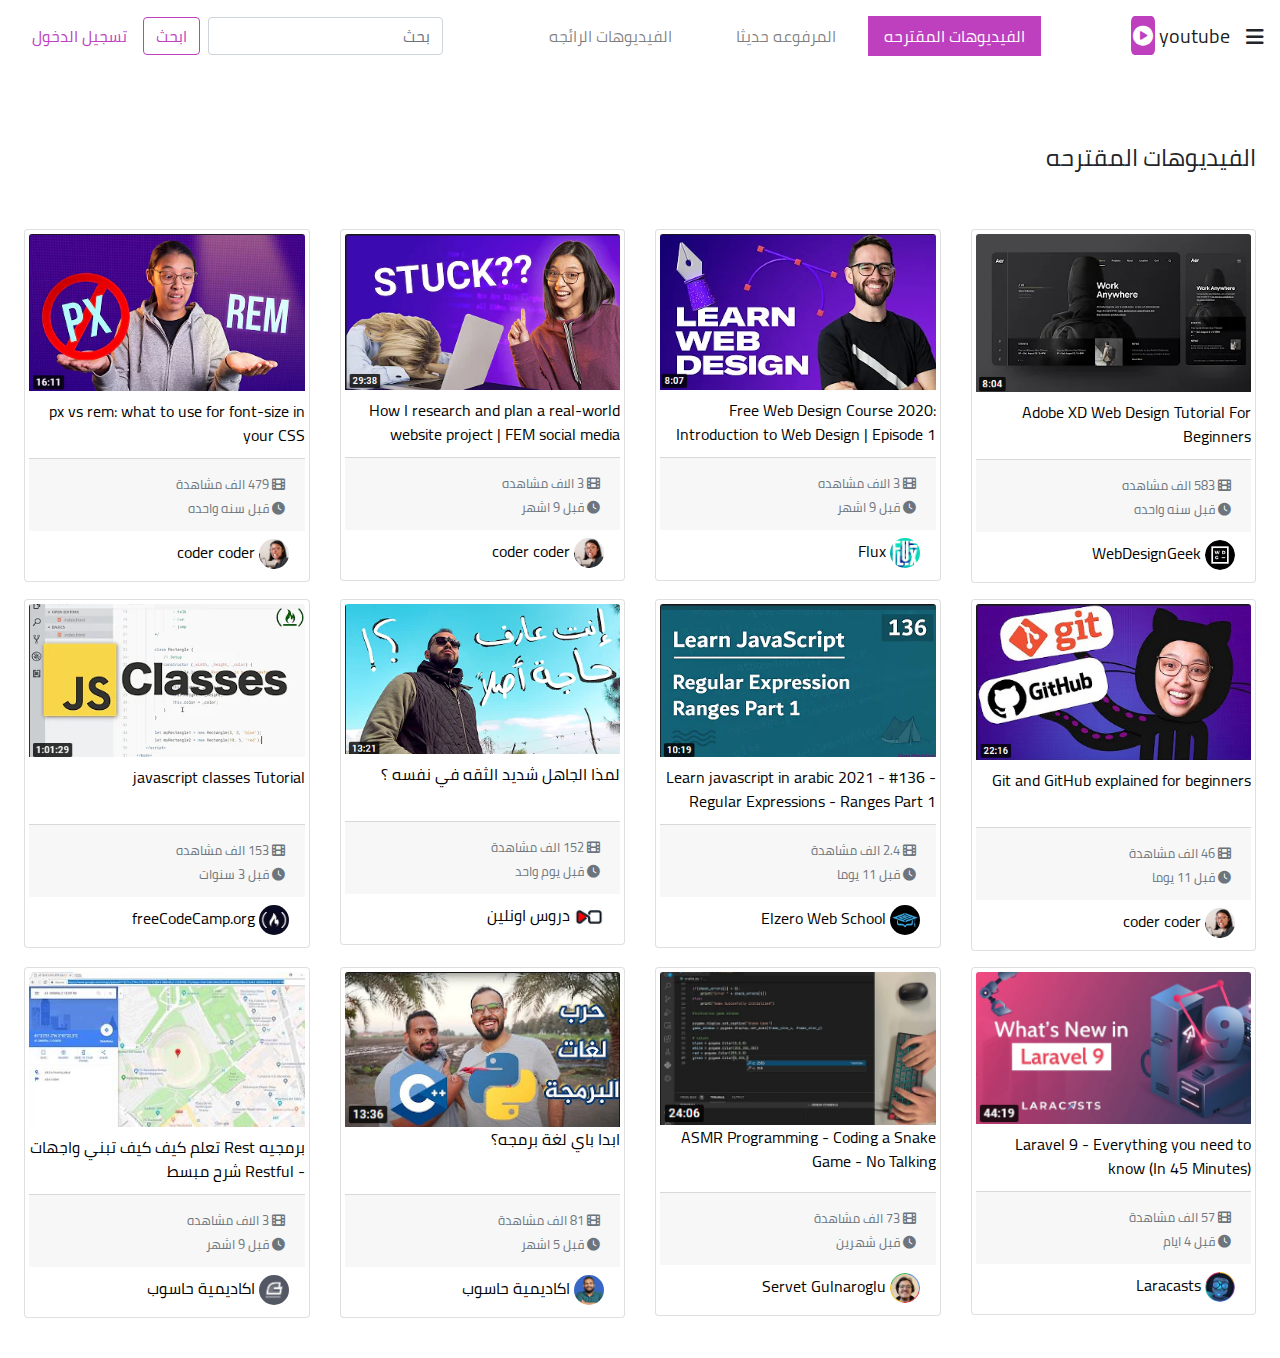
<file: index.html>
<!DOCTYPE html>
<html lang="en">

<head>
	<meta charset="UTF-8" />
	<meta http-equiv="X-UA-Compatible" content="IE=edge" />
	<meta name="viewport" content="width=device-width, initial-scale=1.0" />
	<meta name="description" content="this page is youtube clone and i creat it">
	<title>youtube</title>
	<link rel="stylesheet" href="app/css/bootstrap-rtl.css">
	<link rel="icon" href="img/avatar.png">
	<link rel="stylesheet" href="https://cdnjs.cloudflare.com/ajax/libs/font-awesome/6.0.0/css/all.min.css"
		integrity="sha512-9usAa10IRO0HhonpyAIVpjrylPvoDwiPUiKdWk5t3PyolY1cOd4DSE0Ga+ri4AuTroPR5aQvXU9xC6qOPnzFeg=="
		crossorigin="anonymous" referrerpolicy="no-referrer" />
	<link rel="stylesheet" href="app/css/index.css">
</head>

<body class="mt-5 rtl">
	<div class="layer"></div>
	<div id="top-menu">
		<div class="container-fluid">
			<nav class="navbar navbar-expand-lg navbar-light bg-light fixed-top py-3">
				<i class="fa fa-bars fa-lg toggler"></i>
				<a class="navbar-brand" href="index.html">
					youtube
					<span class="video-icon"><i class="fa fa-play-circle"></i></span>
				</a>
				<div class="collapse navbar-collapse" id="navbarSupportedContent">
					<ul class="navbar-nav mx-lg-auto">
						<li class="nav-item active">
							<a class="nav-link px-3 ml-3" href="index.html">الفيديوهات المقترحه</a>
						</li>
						<li class="nav-item">
							<a class="nav-link px-3 ml-3 ml-lg-3" href="#">المرفوعه حديثا</a>
						</li>
						<li class="nav-item">
							<a class="nav-link px-3 ml-3" href="#">الفيديوهات الرائجه</a>
						</li>
					</ul>
					<div class="form-inline my-2 my-lg-0">
						<input class="form-control mr-sm-2" id="searchInput" type="search" placeholder="بحث" />
						<button onclick="location.href = 'search.html';" class="btn my-2 my-sm-0 search-btn" type="submit">
							ابحث
						</button>
					</div>
				</div>
				<i class="fas fa-search mr-4 search-icon"></i> <br class="d-sm-block d-none">
				<a class="nav-link login" href="#" data-toggle="modal" data-target="#loginModel">تسجيل الدخول</a>
			</nav>
			<input type="search" name="" id="theMainSearch" class="form-control search-input" placeholder="ابحث عن ...">
			<!-- Modal -->
			<div class="modal fade" id="loginModel">
				<div class="modal-dialog modal-dialog-centered">
					<div class="modal-content">
						<div class="modal-header">
							<h5 class="modal-title" id="exampleModalLabel">تسجيل الدخول</h5>
							<button type="button" class="close" data-dismiss="modal">
								<span>&times;</span>
							</button>
						</div>
						<div class="modal-body">
							<form>
								<div class="form-group">
									<label for="email" class="col-form-label">البريد الالكترني:</label>
									<input type="email" class="form-control" id="email" required maxlength="35">
								</div>
								<div class="form-group">
									<label for="password" class="col-form-label">كلمة المرور:</label>
									<input type="password" class="form-control" id="password" required>
								</div>
							</form>
						</div>
						<div class="modal-footer">
							<a href="#">نسيت كلمة المرور</a>
							<a href="#" class="mx-auto">انشاء حساب</a>
							<button type="button" class="btn btn-primary">دخول</button>
						</div>
					</div>
				</div>
			</div>

			<div class="row pt-4">
				<div id="wrap">
					<div class="side-bar">
						<ul class="list-group list-group-flush pl-0">
							<a href="#" class="list-group-item list-group-item-action">
								<i class="fas fa-home mr-2 purple"></i> الصفحه الرئيسيه
							</a>
							<a href="#" class="list-group-item list-group-item-action">
								<i class="fas fa-fire mr-2 purple"></i> المرفوعه حديثا
							</a>
							<a href="#" class="list-group-item list-group-item-action">
								<i class="fas fa-algolia mr-2 purple"></i> الفيديوهات المقترحه
							</a>
							<a href="#" class="list-group-item list-group-item-action">
								<i class="fas fa-fire-alt mr-2 purple"></i> الفيديوهات الرائجه
							</a>
							<a href="#" class="list-group-item list-group-item-action">
								<i class="fas fa-history mr-2 purple"></i> سجل المشاهده
							</a>
							<a href="#" class="list-group-item list-group-item-action">
								<i class="fas fa-share-square mr-2 purple"></i> الاشتراكات
							</a>
							<a href="#" class="list-group-item list-group-item-action">
								<i class="fas fa-film mr-2 purple"></i> الافلام و العروض
							</a>
							<a href="#" class="list-group-item list-group-item-action">
								<i class="fas fa-gamepad mr-2 purple"></i> العاب الفيديو
							</a>
							<a href="#" class="list-group-item list-group-item-action">
								<i class="fas fa-tshirt mr-2 purple"></i> الموضه و الجمال
							</a>
							<a href="#" class="list-group-item list-group-item-action">
								<i class="fas fa-graduation-cap mr-2 purple"></i> محتوي تعلمي
							</a>
							<a href="#" class="list-group-item list-group-item-action">
								<i class="fas fa-cog mr-2 purple"></i> الاعدادات
							</a>
							<a href="#" class="list-group-item list-group-item-action">
								<i class="fas fa-question-circle mr-2 purple"></i> المساعده
							</a>
							<a href="mailto:mastrocoding@gmail.com" class="list-group-item list-group-item-action">
								هذه الصفحه صنعت <br> بواسطت محمد منتصر &copy;
							</a>
							</a>
						</ul>
					</div>
				</div>
			</div>

			<div class="content m-4">
				<h4 class="py-5">الفيديوهات المقترحه</h4>
				<div class="row">
					<div class="col-sm-6 col-md-4 col-lg-3">
						<div class="card mb-3 p-1">
							<div class="card-icons">
								<a href="https://www.youtube.com/watch?v=Ey0cGB2ixOQ&t=4s">
									<img src="img/custom/the first design.png" class="card-img-top" alt="...">
									<i class="fas fa-play fa-2x"></i>
								</a>
							</div>
							<a href="https://www.youtube.com/watch?v=Ey0cGB2ixOQ&t=4s">
								<div class="card-body p-0">
									<p class="card-title py-2">Adobe XD Web Design Tutorial For Beginners</p>
								</div>
							</a>
							<div class="card-footer">
								<small class="text-muted">
									<i class="fa-solid fa-film"></i> <span>583 الف مشاهده</span><br>
									<i class="fa-solid fa-clock"></i> <span>قبل سنه واحده</span>
								</small>
							</div>
							<a href="channel.html" class="channel-img">
								<img src="img/unnamed.jpg" alt="channel image" class="rounded-circle my-2 ml-3" width="30">
								<span class="card-text">WebDesignGeek</span>
							</a>
						</div>
					</div>
					<div class="col-sm-6 col-md-4 col-lg-3">
						<div class="card mb-3 p-1">
							<div class="card-icons">
								<a href="https://www.youtube.com/watch?v=Ey0cGB2ixOQ&t=4s">
									<img src="img/custom/the second image.png" class="card-img-top" alt="...">
									<i class="fas fa-play fa-2x"></i>
								</a>
							</div>
							<a href="https://www.youtube.com/watch?v=C72WkcUZvco">
								<div class="card-body p-0">
									<p class="card-title py-2">Free Web Design Course 2020: Introduction to Web Design | Episode 1</p>
								</div>
							</a>
							<div class="card-footer">
								<small class="text-muted">
									<i class="fa-solid fa-film"></i> <span>3 الاف مشاهده</span><br>
									<i class="fa-solid fa-clock"></i> <span>قبل 9 اشهر</span>
								</small>
							</div>
							<a href="channel.html" class="channel-img">
								<img src="unnamed.jpg" alt="channel image" class="rounded-circle my-2 ml-3" width="30">
								<span class="card-text">Flux</span>
							</a>
						</div>
					</div>

					<div class="col-sm-6 col-md-4 col-lg-3">
						<div class="card mb-3 p-1">
							<div class="card-icons">
								<a href="https://www.youtube.com/watch?v=Ey0cGB2ixOQ&t=4s">
									<img src="img/custom/stuck.png" class="card-img-top" alt="...">
									<i class="fas fa-play fa-2x"></i>
								</a>
							</div>
							<a href="https://www.youtube.com/watch?v=iL4irerdGdU&t=272s">
								<div class="card-body p-0">
									<p class="card-title py-2">How I research and plan a real-world website project | FEM social media
										dashboard, Part 1</p>
								</div>
							</a>
							<div class="card-footer">
								<small class="text-muted">
									<i class="fa-solid fa-film"></i> <span>3 الاف مشاهده</span><br>
									<i class="fa-solid fa-clock"></i> <span>قبل 9 اشهر</span>
								</small>
							</div>
							<a href="channel.html" class="channel-img">
								<img src="img/coder channel image.jpg" alt="channel image" class="rounded-circle my-2 ml-3" width="30">
								<span class="card-text">coder coder</span>
							</a>
						</div>
					</div>


					<div class="col-sm-6 col-md-4 col-lg-3">
						<div class="card mb-3 p-1">
							<div class="card-icons">
								<a href="https://www.youtube.com/watch?v=Ey0cGB2ixOQ&t=4s">
									<img src="img/custom/the second coder image .png" class="card-img-top" alt="...">
									<i class="fas fa-play fa-2x"></i>
								</a>
							</div>
							<a href="https://www.youtube.com/watch?v=dHbYcAncAgQ">
								<div class="card-body p-0">
									<p class="card-title py-2">px vs rem: what to use for font-size in your CSS</p>
								</div>
							</a>
							<div class="card-footer">
								<small class="text-muted">
									<i class="fa-solid fa-film"></i> <span>479 الف مشاهدة</span><br>
									<i class="fa-solid fa-clock"></i> <span>قبل سنه واحده</span>
								</small>
							</div>
							<a href="#" class="channel-img">
								<img src="img/coder channel image.jpg" alt="channel image" class="rounded-circle my-2 ml-3" width="30">
								<span class="card-text">coder coder</span>
							</a>
						</div>
					</div>


					<div class="col-sm-6 col-md-4 col-lg-3">
						<div class="card mb-3 p-1">
							<div class="card-icons">
								<a href="https://www.youtube.com/watch?v=Ey0cGB2ixOQ&t=4s">
									<img src="img/custom/the last coder coder image.png" class="card-img-top" alt="...">
									<i class="fas fa-play fa-2x"></i>
								</a>
							</div>
							<a href="https://www.youtube.com/watch?v=8Dd7KRpKeaE">
								<div class="card-body p-0">
									<p class="card-title py-2">Git and GitHub explained for beginners</p>
								</div>
							</a>
							<div class="card-footer">
								<small class="text-muted">
									<i class="fa-solid fa-film"></i> <span>46 الف مشاهدة</span><br>
									<i class="fa-solid fa-clock"></i> <span>قبل 11 يوما</span>
								</small>
							</div>
							<a href="channel.html" class="channel-img">
								<img src="img/coder channel image.jpg" alt="channel image" class="rounded-circle my-2 ml-3" width="30">
								<span class="card-text">coder coder</span>
							</a>
						</div>
					</div>


					<div class="col-sm-6 col-md-4 col-lg-3">
						<div class="card mb-3 p-1">
							<div class="card-icons">
								<a href="https://www.youtube.com/watch?v=Ey0cGB2ixOQ&t=4s">
									<img src="img/custom/the first video for elzero.png" class="card-img-top" alt="...">
									<i class="fas fa-play fa-2x"></i>
								</a>
							</div>
							<a href="https://www.youtube.com/watch?v=HcVBlbDHbFA">
								<div class="card-body p-0">
									<p class="card-title py-2">Learn javascript in arabic 2021 - #136 - Regular Expressions - Ranges Part
										1</p>
								</div>
							</a>
							<div class="card-footer">
								<small class="text-muted">
									<i class="fa-solid fa-film"></i> <span>2.4 الف مشاهدة</span><br>
									<i class="fa-solid fa-clock"></i> <span>قبل 11 يوما</span>
								</small>
							</div>
							<a href="channel.html" class="channel-img">
								<img src="img/elzero web school channel.jpg" alt="channel image" class="rounded-circle my-2 ml-3"
									width="30">
								<span class="card-text">Elzero Web School</span>
							</a>
						</div>
					</div>


					<div class="col-sm-6 col-md-4 col-lg-3">
						<div class="card mb-3 p-1">
							<div class="card-icons">
								<a href="https://www.youtube.com/watch?v=Ey0cGB2ixOQ&t=4s">
									<img src="img/custom/the first video for learn online.png" class="card-img-top" alt="...">
									<i class="fas fa-play fa-2x"></i>
								</a>
							</div>
							<a href="https://www.youtube.com/watch?v=2S_qQVYbt18">
								<div class="card-body p-0">
									<p class="card-title py-2">لمذا الجاهل شديد الثقه في نفسه ؟</p>
								</div>
							</a>
							<div class="card-footer">
								<small class="text-muted">
									<i class="fa-solid fa-film"></i> <span>152 الف مشاهدة</span><br>
									<i class="fa-solid fa-clock"></i> <span>قبل يوم واحد</span>
								</small>
							</div>
							<a href="channel.html" class="channel-img">
								<img src="learn online channel image.jpg" alt="channel image" class="rounded-circle my-2 ml-3"
									width="30">
								<span class="card-text">دروس اونلين</span>
							</a>
						</div>
					</div>


					<div class="col-sm-6 col-md-4 col-lg-3">
						<div class="card mb-3 p-1">
							<div class="card-icons">
								<a href="https://www.youtube.com/watch?v=Ey0cGB2ixOQ&t=4s">
									<img src="img/custom/classes javascript.png" class="card-img-top" alt="...">
									<i class="fas fa-play fa-2x"></i>
								</a>
							</div>
							<a href="https://www.youtube.com/watch?v=2ZphE5HcQPQ&t=280s">
								<div class="card-body p-0">
									<p class="card-title py-2">javascript classes Tutorial</p>
								</div>
							</a>
							<div class="card-footer">
								<small class="text-muted">
									<i class="fa-solid fa-film"></i> <span>153 الف مشاهده</span><br>
									<i class="fa-solid fa-clock"></i> <span>قبل 3 سنوات</span>
								</small>
							</div>
							<a href="channel.html" class="channel-img">
								<img src="freeCodeCamp channel image.jpg" alt="channel image" class="rounded-circle my-2 ml-3"
									width="30">
								<span class="card-text">freeCodeCamp.org</span>
							</a>
						</div>
					</div>


					<div class="col-sm-6 col-md-4 col-lg-3">
						<div class="card mb-3 p-1">
							<div class="card-icons">
								<a href="https://www.youtube.com/watch?v=Ey0cGB2ixOQ&t=4s">
									<img src="img/custom/the first video for laracasts.png" class="card-img-top" alt="...">
									<i class="fas fa-play fa-2x"></i>
								</a>
							</div>
							<a href="https://www.youtube.com/watch?v=GwunZ5sH2P8">
								<div class="card-body p-0">
									<p class="card-title py-2">Laravel 9 - Everything you need to know (In 45 Minutes)</p>
								</div>
							</a>
							<div class="card-footer">
								<small class="text-muted">
									<i class="fa-solid fa-film"></i> <span>57 الف مشاهدة </span><br>
									<i class="fa-solid fa-clock"></i> <span>قبل 4 ايام</span>
								</small>
							</div>
							<a href="channel.html" class="channel-img">
								<img src="channels4_profile.jpg" alt="channel image" class="rounded-circle my-2 ml-3" width="30">
								<span class="card-text">Laracasts</span>
							</a>
						</div>
					</div>


					<div class="col-sm-6 col-md-4 col-lg-3">
						<div class="card mb-3 p-1">
							<div class="card-icons">
								<a href="https://www.youtube.com/watch?v=Ey0cGB2ixOQ&t=4s">
									<img src="img/custom/the snake game video.png" class="card-img-top" alt="...">
									<i class="fas fa-play fa-2x"></i>
								</a>
							</div>
							<a href="https://www.youtube.com/watch?v=bHxUU-LY97M">
								<div class="card-body p-0">
									<p class="card-title">ASMR Programming - Coding a Snake Game - No Talking</p>
								</div>
							</a>
							<div class="card-footer">
								<small class="text-muted">
									<i class="fa-solid fa-film"></i> <span>73 الف مشاهدة</span><br>
									<i class="fa-solid fa-clock"></i> <span>قبل شهرين</span>
								</small>
							</div>
							<a href="channel.html" class="channel-img">
								<img src="servent channel image.jpg" alt="channel image" class="rounded-circle my-2 ml-3" width="30">
								<span class="card-text">Servet Gulnaroglu</span>
							</a>
						</div>
					</div>


					<div class="col-sm-6 col-md-4 col-lg-3">
						<div class="card mb-3 p-1">
							<div class="card-icons">
								<a href="https://www.youtube.com/watch?v=Ey0cGB2ixOQ&t=4s">
									<img src="img/custom/the first video for ghareg .png" class="card-img-top" alt="...">
									<i class="fas fa-play fa-2x"></i>
								</a>
							</div>
							<a href="https://www.youtube.com/watch?v=MgWJympekBU">
								<div class="card-body p-0">
									<p class="card-title">ابدا باي لغة برمجه؟</p>
								</div>
							</a>
							<div class="card-footer">
								<small class="text-muted">
									<i class="fa-solid fa-film"></i> <span>81 الف مشاهدة</span><br>
									<i class="fa-solid fa-clock"></i> <span>قبل 5 اشهر</span>
								</small>
							</div>
							<a href="channel.html" class="channel-img">
								<img src="ghareb.jpg" alt="channel image" class="rounded-circle my-2 ml-3" width="30">
								<span class="card-text">اكاديمية حاسوب</span>
							</a>
						</div>
					</div>


					<div class="col-sm-6 col-md-4 col-lg-3">
						<div class="card mb-3 p-1">
							<div class="card-icons">
								<a href="https://www.youtube.com/watch?v=Ey0cGB2ixOQ&t=4s">
									<img src="img/thumbnail/restful.jpg" class="card-img-top" alt="...">
									<i class="fas fa-play fa-2x"></i>
								</a>
							</div>
							<a href="watch.html">
								<div class="card-body p-0">
									<p class="card-title py-2">برمجيه Rest تعلم كيف كيف تبني واجهات - Restful شرح مبسط</p>
								</div>
							</a>
							<div class="card-footer">
								<small class="text-muted">
									<i class="fa-solid fa-film"></i> <span>3 الاف مشاهده</span><br>
									<i class="fa-solid fa-clock"></i> <span>قبل 9 اشهر</span>
								</small>
							</div>
							<a href="channel.html" class="channel-img">
								<img src="img/ch-logo.png" alt="channel image" class="rounded-circle my-2 ml-3" width="30">
								<span class="card-text">اكاديمية حاسوب</span>
							</a>
						</div>
					</div>
				</div>
			</div>
		</div>
	</div>

	<script src="https://code.jquery.com/jquery-3.6.0.min.js"
		integrity="sha256-/xUj+3OJU5yExlq6GSYGSHk7tPXikynS7ogEvDej/m4=" crossorigin="anonymous"></script>
	<script src="https://cdn.jsdelivr.net/npm/popper.js@1.16.1/dist/umd/popper.min.js"
		integrity="sha384-9/reFTGAW83EW2RDu2S0VKaIzap3H66lZH81PoYlFhbGU+6BZp6G7niu735Sk7lN" crossorigin="anonymous">
		</script>
	<script src="https://cdn.jsdelivr.net/npm/bootstrap@4.6.1/dist/js/bootstrap.min.js"
		integrity="sha384-VHvPCCyXqtD5DqJeNxl2dtTyhF78xXNXdkwX1CZeRusQfRKp+tA7hAShOK/B/fQ2" crossorigin="anonymous">
		</script>
	<script src="app/js/main.js"></script>
</body>

</html>
</file>
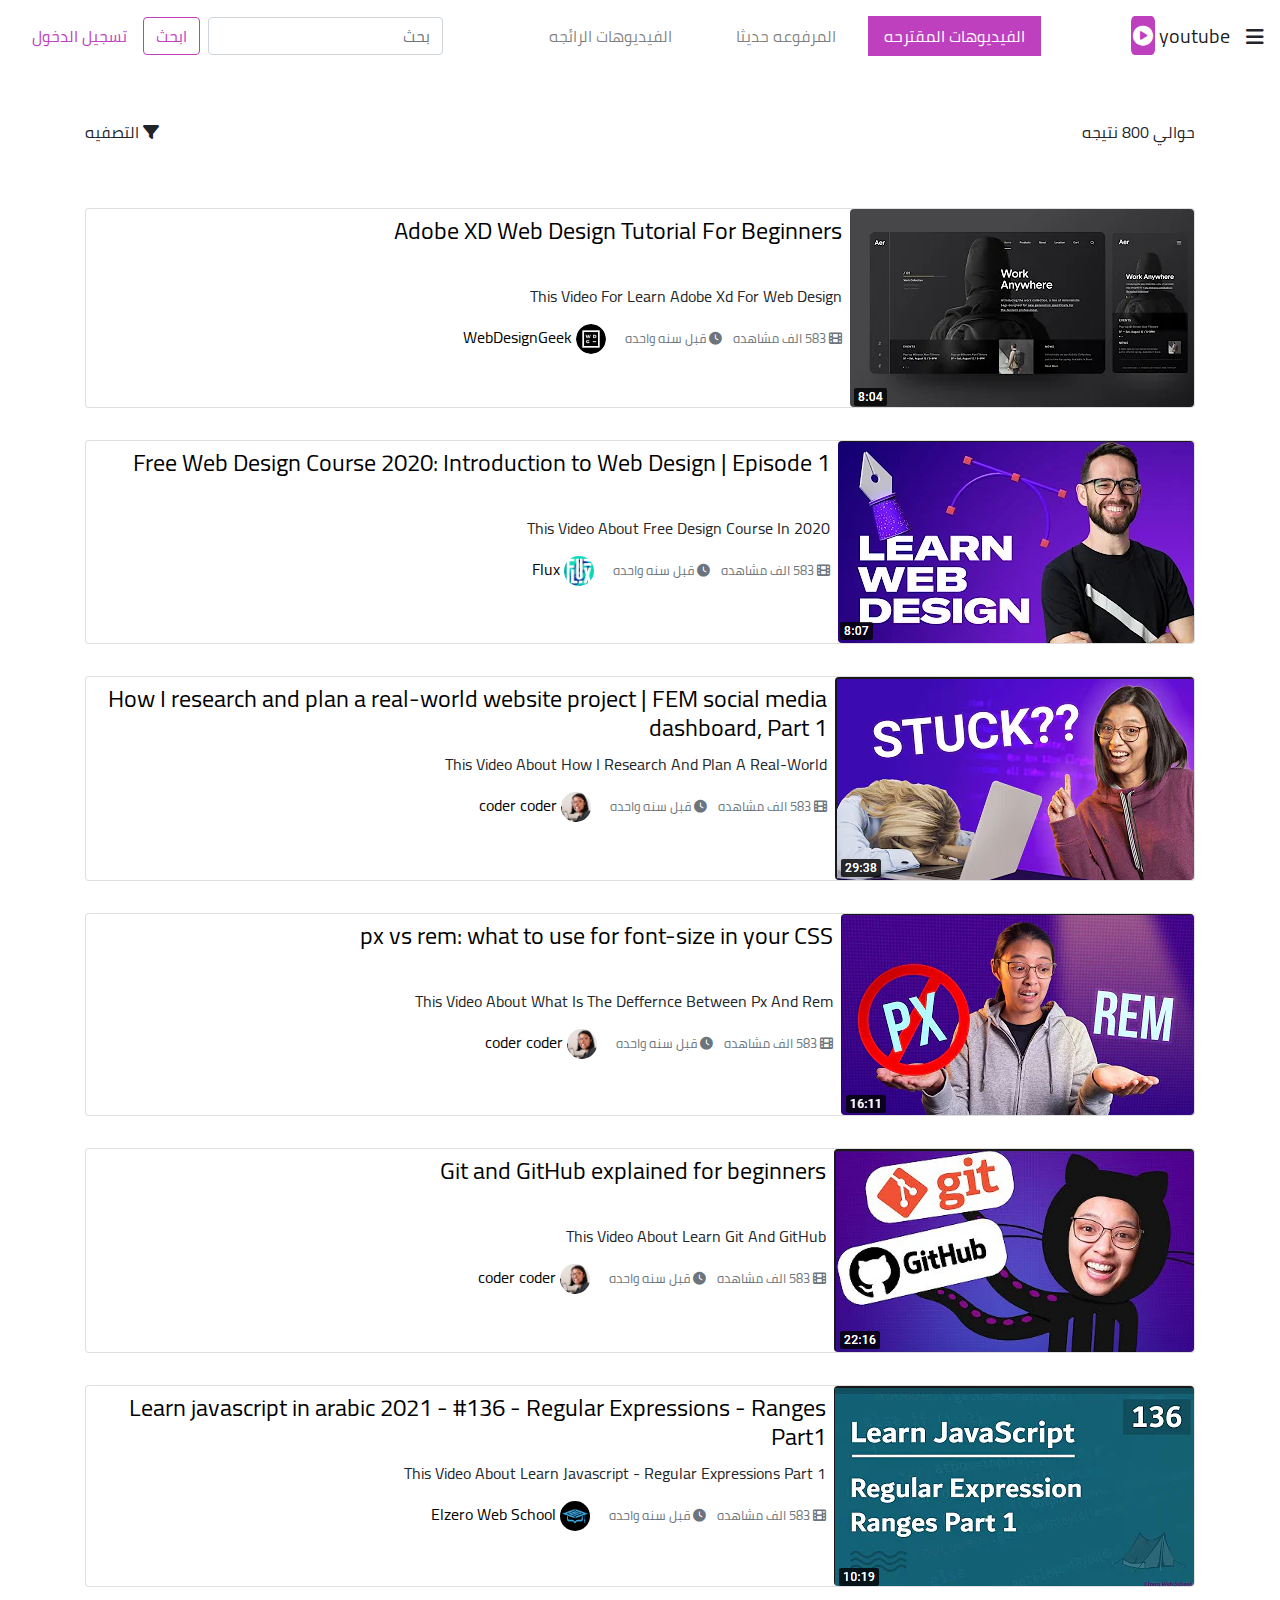
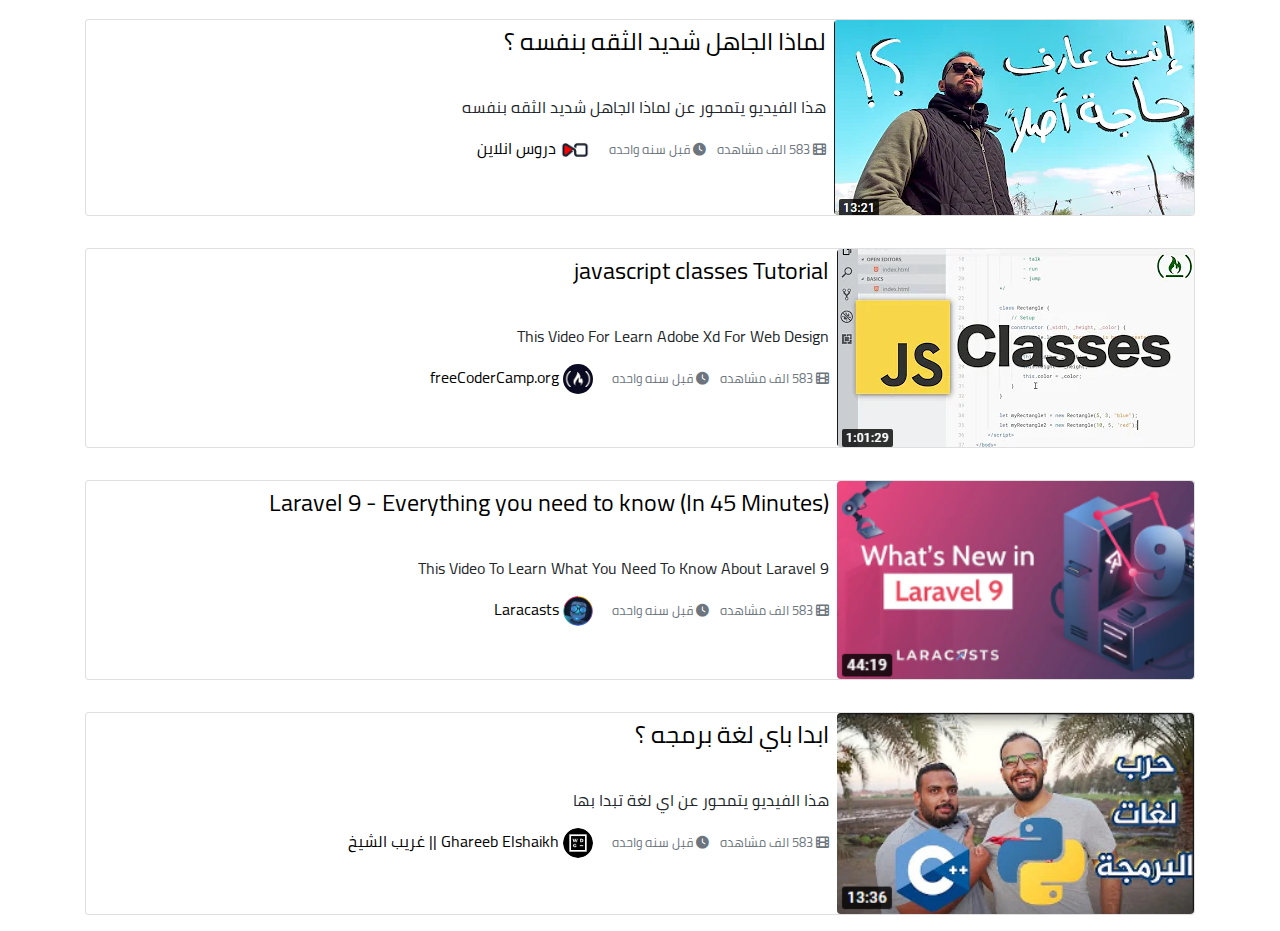
<file: search.html>
<!DOCTYPE html>
<html lang="en">

<head>
	<meta charset="UTF-8" />
	<meta http-equiv="X-UA-Compatible" content="IE=edge" />
	<meta name="viewport" content="width=device-width, initial-scale=1.0" />
	<title>يوتيوبي | نتائج البحث</title>
	<meta name="description" content="this page is youtube clone and i creat it">
	<link rel="stylesheet" href="app/css/bootstrap-rtl.css" />
	<link rel="stylesheet" href="https://cdnjs.cloudflare.com/ajax/libs/font-awesome/6.0.0/css/all.min.css"
		integrity="sha512-9usAa10IRO0HhonpyAIVpjrylPvoDwiPUiKdWk5t3PyolY1cOd4DSE0Ga+ri4AuTroPR5aQvXU9xC6qOPnzFeg=="
		crossorigin="anonymous" referrerpolicy="no-referrer" />
	<link rel="stylesheet" href="app/css/index.css">
	<link rel="stylesheet" href="app/css/search.css">
</head>

<body class="mt-5 rtl">
	<div class="layer"></div>
	<div id="top-menu">
		<div class="container-fluid">
			<nav class="navbar navbar-expand-lg navbar-light bg-light fixed-top py-3">
				<i class="fa fa-bars fa-lg toggler"></i>
				<a class="navbar-brand" href="index.html">
					youtube
					<span class="video-icon"><i class="fa fa-play-circle"></i></span>
				</a>
				<div class="collapse navbar-collapse" id="navbarSupportedContent">
					<ul class="navbar-nav mx-lg-auto">
						<li class="nav-item active">
							<a class="nav-link px-3 ml-3" href="index.html">الفيديوهات المقترحه</a>
						</li>
						<li class="nav-item">
							<a class="nav-link px-3 ml-3 ml-lg-3" href="#">المرفوعه حديثا</a>
						</li>
						<li class="nav-item">
							<a class="nav-link px-3 ml-3" href="#">الفيديوهات الرائجه</a>
						</li>
					</ul>
					<div class="form-inline my-2 my-lg-0">
						<input class="form-control mr-sm-2" id="searchInput" type="search" placeholder="بحث" />
						<button onclick="location.href = 'search.html';" class="btn my-2 my-sm-0 search-btn" type="submit">
							ابحث
						</button>
					</div>
				</div>
				<i class="fas fa-search mr-4 search-icon"></i> <br class="d-sm-block d-none">
				<a class="nav-link login" href="#" data-toggle="modal" data-target="#loginModel">تسجيل الدخول</a>
			</nav>
			<input type="search" name="" id="theMainSearch" class="form-control search-input" placeholder="ابحث عن ...">
			<!-- Modal -->
			<div class="modal fade" id="loginModel">
				<div class="modal-dialog modal-dialog-centered">
					<div class="modal-content">
						<div class="modal-header">
							<h5 class="modal-title" id="exampleModalLabel">تسجيل الدخول</h5>
							<button type="button" class="close" data-dismiss="modal">
								<span>&times;</span>
							</button>
						</div>
						<div class="modal-body">
							<form>
								<div class="form-group">
									<label for="email" class="col-form-label">البريد الالكترني:</label>
									<input type="email" class="form-control" id="email" required maxlength="35">
								</div>
								<div class="form-group">
									<label for="password" class="col-form-label">كلمة المرور:</label>
									<input type="password" class="form-control" id="password" required>
								</div>
							</form>
						</div>
						<div class="modal-footer">
							<a href="#">نسيت كلمة المرور</a>
							<a href="#" class="mx-auto">انشاء حساب</a>
							<button type="button" class="btn btn-primary">دخول</button>
						</div>
					</div>
				</div>
			</div>

			<div class="row pt-4">
				<div id="wrap">
					<div class="side-bar">
						<ul class="list-group list-group-flush pl-0">
							<a href="#" class="list-group-item list-group-item-action">
								<i class="fas fa-home mr-2 purple"></i> الصفحه الرئيسيه
							</a>
							<a href="#" class="list-group-item list-group-item-action">
								<i class="fas fa-fire mr-2 purple"></i> المرفوعه حديثا
							</a>
							<a href="#" class="list-group-item list-group-item-action">
								<i class="fas fa-algolia mr-2 purple"></i> الفيديوهات المقترحه
							</a>
							<a href="#" class="list-group-item list-group-item-action">
								<i class="fas fa-fire-alt mr-2 purple"></i> الفيديوهات الرائجه
							</a>
							<a href="#" class="list-group-item list-group-item-action">
								<i class="fas fa-history mr-2 purple"></i> سجل المشاهده
							</a>
							<a href="#" class="list-group-item list-group-item-action">
								<i class="fas fa-share-square mr-2 purple"></i> الاشتراكات
							</a>
							<a href="#" class="list-group-item list-group-item-action">
								<i class="fas fa-film mr-2 purple"></i> الافلام و العروض
							</a>
							<a href="#" class="list-group-item list-group-item-action">
								<i class="fas fa-gamepad mr-2 purple"></i> العاب الفيديو
							</a>
							<a href="#" class="list-group-item list-group-item-action">
								<i class="fas fa-tshirt mr-2 purple"></i> الموضه و الجمال
							</a>
							<a href="#" class="list-group-item list-group-item-action">
								<i class="fas fa-graduation-cap mr-2 purple"></i> محتوي تعلمي
							</a>
							<a href="#" class="list-group-item list-group-item-action">
								<i class="fas fa-cog mr-2 purple"></i> الاعدادات
							</a>
							<a href="#" class="list-group-item list-group-item-action">
								<i class="fas fa-question-circle mr-2 purple"></i> المساعده
							</a>
							<a href="mailto:mastrocoding@gmail.com" class="list-group-item list-group-item-action">
								هذه الصفحه صنعت <br> بواسطت محمد منتصر &copy;
							</a>
							</a>
						</ul>
					</div>
				</div>
			</div>
		</div>
	</div>

	<div class="search-header pt-5">
		<div class="container">
			<div class="row">
				<div class="col-6 mb-5">
					حوالي 800 نتيجه
				</div>
				<div class="col-6">
					<span class="float-left" id="search-fliters-icon"><i class="fa fa-filter"></i> التصفيه</span>
				</div>
			</div>
			<div class="row">
				<div class="col-md-6 col-lg-3 filter-column">
					<div class="text-center">تاريخ التحميل</div>
					<hr>
					<label>
						<input type="checkbox" name="CheckBoxInputName" id="">
						<span>اخر ساعه</span>
					</label>
					<label>
						<input type="checkbox" name="CheckBoxInputName" id="">
						<span>اليوم</span>
					</label>
					<label>
						<input type="checkbox" name="CheckBoxInputName" id="">
						<span>هذا السبوع</span>
					</label>
					<label>
						<input type="checkbox" name="CheckBoxInputName" id="">
						<span>هذا الشهر</span>
					</label>

					<label>
						<input type="checkbox" name="CheckBoxInputName">
						<span>هذا السنه</span>
					</label>
				</div>
				<div class="col-md-6 col-lg-3 filter-column">
					<div class="text-center">النوع</div>
					<hr>
					<label>
						<input type="checkbox" name="CheckBoxInputName2" id="">
						<span>فيديو</span>
					</label>
					<label>
						<input type="checkbox" name="CheckBoxInputName2" id="">
						<span>قناه</span>
					</label>
					<label>
						<input type="checkbox" name="CheckBoxInputName2" id="">
						<span>قائمة تشغيل</span>
					</label>
					<label>
						<input type="checkbox" name="CheckBoxInputName2" id="">
						<span>فيلم</span>
					</label>
					<label>
						<input type="checkbox" name="CheckBoxInputName2" id="">
						<span>عرض</span>
					</label>
				</div>
				<div class="col-md-6 col-lg-3 filter-column">
					<div class="text-center">التصنيف بحسب</div>
					<hr>
					<label>
						<input type="checkbox" name="CheckBoxInputName3" id="">
						<span>مدي الصله</span>
					</label>
					<label>
						<input type="checkbox" name="CheckBoxInputName3" id="">
						<span>تاريخ التحميل</span>
					</label>
					<label>
						<input type="checkbox" name="CheckBoxInputName3" id="">
						<span>عدد المشاهدات </span>
					</label>
					<label>
						<input type="checkbox" name="CheckBoxInputName3" id="">
						<span>التقييم</span>
					</label>
				</div>
				<div class="col-md-6 col-lg-3 filter-column">
					<div class="text-center">المده</div>
					<hr>
					<label>
						<input type="checkbox" name="CheckBoxInputName4" id="">
						<span>قصير(اقل من 4 دقائق)</span>
					</label>
					<label class="mb-3">
						<input type="checkbox" name="CheckBoxInputName4" id="">
						<span>طويل (اكثر من 20دقيقه)</span>
					</label>
				</div>
			</div>
		</div>
	</div>

	<div class="container">
		<div class="row">
			<div class="col-12 my-3">
				<div class="card">
					<div class="card-horizontal d-md-flex d-block">
						<div class="card-icons">
							<img class="rounded" src="img/custom/the first design.png" alt="Card image cap">
							<i class="fas fa-play fa-2x"></i>
						</div>
						<div class="img-square-wrapper">
							<a href="watch.html">
							</a>
						</div>
						<div class="card-body p-2">
							<a href="watch.html">
								<h4 class="card-title">Adobe XD Web Design Tutorial For Beginners</h4>
							</a>
							<p class="card-text text-capitalize">this video for learn adobe xd for web design</p>
							<small class="text-muted">
								<i class="fa-solid fa-film"></i> <span class="mr-2">583 الف مشاهده</span>
								<i class="fa-solid fa-clock"></i> <span class="">قبل سنه واحده</span>
							</small>
							<a href="#" class="channel-img">
								<img src="img/unnamed.jpg" alt="channel image" class="rounded-circle ml-3" width="30">
								<span class="card-text">WebDesignGeek</span>
							</a>
						</div>
					</div>
				</div>
			</div>
		</div>


		<div class="row">
			<div class="col-12 my-3">
				<div class="card">
					<div class="card-horizontal d-md-flex d-block">
						<div class="card-icons">
							<img class="rounded" src="img/custom/the second image.png" alt="Card image cap">
							<i class="fas fa-play fa-2x"></i>
						</div>
						<div class="img-square-wrapper">
							<a href="watch.html">
							</a>
						</div>
						<div class="card-body p-2">
							<a href="watch.html">
								<h4 class="card-title">Free Web Design Course 2020: Introduction to Web Design | Episode 1</h4>
							</a>
							<p class="card-text text-capitalize">this video about free design course in 2020</p>
							<small class="text-muted">
								<i class="fa-solid fa-film"></i> <span class="mr-2">583 الف مشاهده</span>
								<i class="fa-solid fa-clock"></i> <span class="">قبل سنه واحده</span>
							</small>
							<a href="#" class="channel-img">
								<img src="unnamed.jpg" alt="channel image" class="rounded-circle ml-3" width="30">
								<span class="card-text">Flux</span>
							</a>
						</div>
					</div>
				</div>
			</div>
		</div>


		<div class="row">
			<div class="col-12 my-3">
				<div class="card">
					<div class="card-horizontal d-md-flex d-block">
						<div class="card-icons">
							<img class="rounded" src="img/custom/stuck.png" alt="Card image cap">
							<i class="fas fa-play fa-2x"></i>
						</div>
						<div class="img-square-wrapper">
							<a href="watch.html">
							</a>
						</div>
						<div class="card-body p-2">
							<a href="watch.html">
								<h4 class="card-title">How I research and plan a real-world website project | FEM social media
									dashboard, Part 1</h4>
							</a>
							<p class="card-text text-capitalize">this video about how i research and plan a real-world</p>
							<small class="text-muted">
								<i class="fa-solid fa-film"></i> <span class="mr-2">583 الف مشاهده</span>
								<i class="fa-solid fa-clock"></i> <span class="">قبل سنه واحده</span>
							</small>
							<a href="#" class="channel-img">
								<img src="img/coder channel image.jpg" alt="channel image" class="rounded-circle ml-3" width="30">
								<span class="card-text">coder coder</span>
							</a>
						</div>
					</div>
				</div>
			</div>
		</div>



		<div class="row">
			<div class="col-12 my-3">
				<div class="card">
					<div class="card-horizontal d-md-flex d-block">
						<div class="card-icons">
							<img class="rounded" src="img/custom/the second coder image .png" alt="Card image cap">
							<i class="fas fa-play fa-2x"></i>
						</div>
						<div class="img-square-wrapper">
							<a href="watch.html">
							</a>
						</div>
						<div class="card-body p-2">
							<a href="watch.html">
								<h4 class="card-title">px vs rem: what to use for font-size in your CSS</h4>
							</a>
							<p class="card-text text-capitalize">this video about what is the deffernce between px and rem</p>
							<small class="text-muted">
								<i class="fa-solid fa-film"></i> <span class="mr-2">583 الف مشاهده</span>
								<i class="fa-solid fa-clock"></i> <span class="">قبل سنه واحده</span>
							</small>
							<a href="#" class="channel-img">
								<img src="img/coder channel image.jpg" alt="channel image" class="rounded-circle ml-3" width="30">
								<span class="card-text">coder coder</span>
							</a>
						</div>
					</div>
				</div>
			</div>
		</div>


		<div class="row">
			<div class="col-12 my-3">
				<div class="card">
					<div class="card-horizontal d-md-flex d-block">
						<div class="card-icons">
							<img class="rounded" src="img/custom/the last coder coder image.png" alt="Card image cap">
							<i class="fas fa-play fa-2x"></i>
						</div>
						<div class="img-square-wrapper">
							<a href="watch.html">
							</a>
						</div>
						<div class="card-body p-2">
							<a href="watch.html">
								<h4 class="card-title">Git and GitHub explained for beginners</h4>
							</a>
							<p class="card-text text-capitalize">this video about learn git and GitHub</p>
							<small class="text-muted">
								<i class="fa-solid fa-film"></i> <span class="mr-2">583 الف مشاهده</span>
								<i class="fa-solid fa-clock"></i> <span class="">قبل سنه واحده</span>
							</small>
							<a href="#" class="channel-img">
								<img src="img/coder channel image.jpg" alt="channel image" class="rounded-circle ml-3" width="30">
								<span class="card-text">coder coder</span>
							</a>
						</div>
					</div>
				</div>
			</div>
		</div>


		<div class="row">
			<div class="col-12 my-3">
				<div class="card">
					<div class="card-horizontal d-md-flex d-block">
						<div class="card-icons">
							<img class="rounded" src="img/custom/the first video for elzero.png" alt="Card image cap">
							<i class="fas fa-play fa-2x"></i>
						</div>
						<div class="img-square-wrapper">
							<a href="watch.html">
							</a>
						</div>
						<div class="card-body p-2">
							<a href="watch.html">
								<h4 class="card-title">Learn javascript in arabic 2021 - #136 - Regular Expressions - Ranges Part1</h4>
							</a>
							<p class="card-text text-capitalize">this video about learn javascript - Regular Expressions part 1</p>
							<small class="text-muted">
								<i class="fa-solid fa-film"></i> <span class="mr-2">583 الف مشاهده</span>
								<i class="fa-solid fa-clock"></i> <span class="">قبل سنه واحده</span>
							</small>
							<a href="#" class="channel-img">
								<img src="img/elzero web school channel.jpg" alt="channel image" class="rounded-circle ml-3" width="30">
								<span class="card-text">Elzero Web School</span>
							</a>
						</div>
					</div>
				</div>
			</div>
		</div>
		<div class="row">
			<div class="col-12 my-3">
				<div class="card">
					<div class="card-horizontal d-md-flex d-block">
						<div class="card-icons">
							<img class="rounded" src="img/custom/the first video for learn online.png" alt="Card image cap">
							<i class="fas fa-play fa-2x"></i>
						</div>
						<div class="img-square-wrapper">
							<a href="watch.html">
							</a>
						</div>
						<div class="card-body p-2">
							<a href="watch.html">
								<h4 class="card-title">لماذا الجاهل شديد الثقه بنفسه ؟</h4>
							</a>
							<p class="card-text text-capitalize">هذا الفيديو يتمحور عن لماذا الجاهل شديد الثقه بنفسه</p>
							<small class="text-muted">
								<i class="fa-solid fa-film"></i> <span class="mr-2">583 الف مشاهده</span>
								<i class="fa-solid fa-clock"></i> <span class="">قبل سنه واحده</span>
							</small>
							<a href="#" class="channel-img">
								<img src="learn online channel image.jpg" alt="channel image" class="rounded-circle ml-3" width="30">
								<span class="card-text">دروس انلاين</span>
							</a>
						</div>
					</div>
				</div>
			</div>
		</div>
		<div class="row">
			<div class="col-12 my-3">
				<div class="card">
					<div class="card-horizontal d-md-flex d-block">
						<div class="card-icons">
							<img class="rounded" src="img/custom/classes javascript.png" alt="Card image cap">
							<i class="fas fa-play fa-2x"></i>
						</div>
						<div class="img-square-wrapper">
							<a href="watch.html">
							</a>
						</div>
						<div class="card-body p-2">
							<a href="watch.html">
								<h4 class="card-title">javascript classes Tutorial</h4>
							</a>
							<p class="card-text text-capitalize">this video for learn adobe xd for web design</p>
							<small class="text-muted">
								<i class="fa-solid fa-film"></i> <span class="mr-2">583 الف مشاهده</span>
								<i class="fa-solid fa-clock"></i> <span class="">قبل سنه واحده</span>
							</small>
							<a href="#" class="channel-img">
								<img src="freeCodeCamp channel image.jpg" alt="channel image" class="rounded-circle ml-3" width="30">
								<span class="card-text">freeCoderCamp.org</span>
							</a>
						</div>
					</div>
				</div>
			</div>
		</div>
		<div class="row">
			<div class="col-12 my-3">
				<div class="card">
					<div class="card-horizontal d-md-flex d-block">
						<div class="card-icons">
							<img class="rounded" src="img/custom/the first video for laracasts.png" alt="Card image cap" width="357">
							<i class="fas fa-play fa-2x"></i>
						</div>
						<div class="img-square-wrapper">
							<a href="watch.html">

							</a>
						</div>
						<div class="card-body p-2">
							<a href="watch.html">
								<h4 class="card-title">Laravel 9 - Everything you need to know (In 45 Minutes)</h4>
							</a>
							<p class="card-text text-capitalize">this video to learn what you need to know about laravel 9</p>
							<small class="text-muted">
								<i class="fa-solid fa-film"></i> <span class="mr-2">583 الف مشاهده</span>
								<i class="fa-solid fa-clock"></i> <span class="">قبل سنه واحده</span>
							</small>
							<a href="#" class="channel-img">
								<img src="channels4_profile.jpg" alt="channel image" class="rounded-circle ml-3" width="30">
								<span class="card-text">Laracasts</span>
							</a>
						</div>
					</div>
				</div>
			</div>
		</div>
		<div class="row">
			<div class="col-12 my-3">
				<div class="card">
					<div class="card-horizontal d-md-flex d-block">
						<div class="card-icons">
							<img class="rounded card-top-image" src="img/custom/the first video for ghareg .png" alt="Card image cap"
								width="357">
							<i class="fas fa-play fa-2x"></i>
						</div>
						<div class="img-square-wrapper">
							<a href="watch.html">
							</a>
						</div>
						<div class="card-body p-2">
							<a href="watch.html">
								<h4 class="card-title">ابدا باي لغة برمجه ؟</h4>
							</a>
							<p class="card-text text-capitalize">هذا الفيديو يتمحور عن اي لغة تبدا بها</p>
							<small class="text-muted">
								<i class="fa-solid fa-film"></i> <span class="mr-2">583 الف مشاهده</span>
								<i class="fa-solid fa-clock"></i> <span class="">قبل سنه واحده</span>
							</small>
							<a href="#" class="channel-img">
								<img src="img/unnamed.jpg" alt="channel image" class="rounded-circle ml-3" width="30">
								<span class="card-text">Ghareeb Elshaikh || غريب الشيخ</span>
							</a>
						</div>
					</div>
				</div>
			</div>
		</div>
	</div>

	<script src="https://code.jquery.com/jquery-3.6.0.min.js"
		integrity="sha256-/xUj+3OJU5yExlq6GSYGSHk7tPXikynS7ogEvDej/m4=" crossorigin="anonymous"></script>
	<script src="https://cdn.jsdelivr.net/npm/popper.js@1.16.1/dist/umd/popper.min.js"
		integrity="sha384-9/reFTGAW83EW2RDu2S0VKaIzap3H66lZH81PoYlFhbGU+6BZp6G7niu735Sk7lN" crossorigin="anonymous">
		</script>
	<script src="https://cdn.jsdelivr.net/npm/bootstrap@4.6.1/dist/js/bootstrap.min.js"
		integrity="sha384-VHvPCCyXqtD5DqJeNxl2dtTyhF78xXNXdkwX1CZeRusQfRKp+tA7hAShOK/B/fQ2" crossorigin="anonymous">
		</script>
	<script src="app/js/main.js"></script>
	<script src="app/js/search.js"></script>
</body>

</html>
</file>
<file: app/css/index.css>
@font-face {
  font-family: "cairo Font";
  src: url(../../fonts/Cairo-Regular.ttf);
}

body {
  font-family: "cairo Font", Arial, sans-serif;
}
.navbar .cont {
  display: flex;
  justify-content: space-between;
  position: relative;
  align-items: center;
}
button {
  background-color: transparent !important;
  color: #bf40bf !important;
  border-color: #bf40bf !important;
}
button:hover {
  color: #fff !important;
  background-color: #bf40bf !important;
}
button:focus {
  border: none !important;
  outline: none !important;
}
*,
*::before,
*::after {
  margin: 0;
  padding: 0;
  box-sizing: border-box;
  transition: transform 0.2s linear;
}

a {
  color: #000;
  text-decoration: none !important;
}
#top-menu .bg-light {
  background-color: #fff !important;
}
#top-menu .video-icon {
  background-color: #bf40bf;
  color: #fff;
  border-radius: 15%;
  padding: 1px 2px;
}
.navbar .navbar-nav .nav-link:hover,
.navbar .navbar-nav .active > .nav-link {
  color: #fff;
  background-color: #bf40bf;
}
.navbar .login {
  color: #bf40bf;
  margin: 0 auto;
}
.modal .modal-header .close:hover {
  color: #bf40bf !important;
  background-color: transparent !important;
}
nav .search-btn {
  box-shadow: #bf40bf;
}
input.form-control:focus,
button:focus {
  box-shadow: none !important;
}
.card-title {
  height: 55px;
  display: -webkit-box;
  -webkit-line-clamp: 3;
  -webkit-box-orient: vertical;
  overflow: hidden;
}
.card .card-icons {
  position: relative;
}
.card .fa-play {
  position: absolute;
  top: 43%;
  right: 41%;
  color: #2c3131c7;
  display: none;
}

.card:hover .fa-play {
  display: inline-block;
}

.card:hover {
  transform: translateY(-0.9%);
}

.navbar .fa-bars {
  cursor: pointer;
}

.side-bar {
  position: fixed;
  z-index: 4;
  right: -20rem;
  transition: all 1s ease-in-out;
  background-color: #fff;
  height: 100%;
  overflow-y: hidden;
  padding-bottom: 60px;
}
.side-bar:hover {
  overflow-y: scroll;
}
.side-bar .purple {
  color: #bf40bf;
}
.side-bar .list-group-item {
  width: 17rem;
}
.side-bar .list-group-item:hover {
  color: white;
  background-color: #bf40bf;
}
.side-bar .list-group-item:hover .purple {
  color: white;
}
#wrap.toggled .side-bar {
  right: 0rem;
}
.side-bar::-webkit-scrollbar {
  background-color: rgb(230, 230, 230);
  width: 8px;
}
.side-bar::-webkit-scrollbar-thumb {
  background-color: rgb(179, 179, 179);
  width: 8px;
}
.layer {
  position: fixed;
  height: 100vh;
  width: 100%;
  top: 0;
  background-color: rgba(0, 0, 0, 0.5);
  display: none;
  z-index: 3;
}

.navbar .search-icon {
  color: #bf40bf;
  cursor: pointer;
  padding: 15px 10px;
  position: relative;
  display: none;
  left: 10px;
}
@media (max-width: 991px) {
  .navbar .search-icon {
    right: 50px;
    left: 0;
  }
}
@media (min-width: 616px) and (max-width: 991px) {
  .navbar .search-icon {
    right: 120px;
    left: 0;
  }
}
@media (max-width: 384px) {
  .navbar .search-icon {
    right: 13px;
    left: 0;
  }
}
.navbar .search-icon:hover {
  color: white;
  background-color: #bf40bf;
}

.search-input {
  position: fixed;
  top: 72px;
  border: none;
  padding: 6px 23px;
  height: 60px;
  background-color: #efeeee;
  display: none;
  z-index: 10000;
}
@media (max-width: 288px) {
  .search-input {
    top: 112px;
  }
}
.search-input:focus {
  background-color: #efeeee;
}
.container-fluid {
  padding: 0;
  overflow: hidden;
}
@media (max-width: 1084px) {
  .navbar .collapse .form-inline {
    display: none;
  }
  .navbar .search-icon {
    display: inline-block;
  }
}
</file>
<file: app/css/search.css>
label {
  display: block;
  margin-bottom: 1rem;
}

#search-fliters-icon {
  cursor: pointer;
}

.search-header .filter-column {
  display: none;
}

input:checked + span {
  color: #bf40bf;
}

.card-horizontal div .rounded {
  cursor: pointer;
}

.card-horizontal .card .card-body p {
  overflow: hidden;
  white-space: nowrap;
  text-overflow: ellipsis;
}

.card-horizontal .card .card-body {
  min-width: 0;
}

.card .card-icons {
  position: relative;
}
.card .fa-play {
  position: absolute;
  top: 50%;
  right: 50%;
  transform: translate(-50%, -50%);
  display: none;
  color: #23131c;
}
@media (max-width: 342px) {
  .modal-footer-submit {
    display: block;
    width: 100%;
    margin: 1rem 0.2rem;
  }
}
@media (max-width: 767px) {
  .rounded {
    width: 100%;
  }
}
@media (min-width: 768px) and (max-width: 992px) {
  .card .card-horizontal .card-body .channel-img {
    display: block;
    margin-top: 10px;
  }
}
</file>
